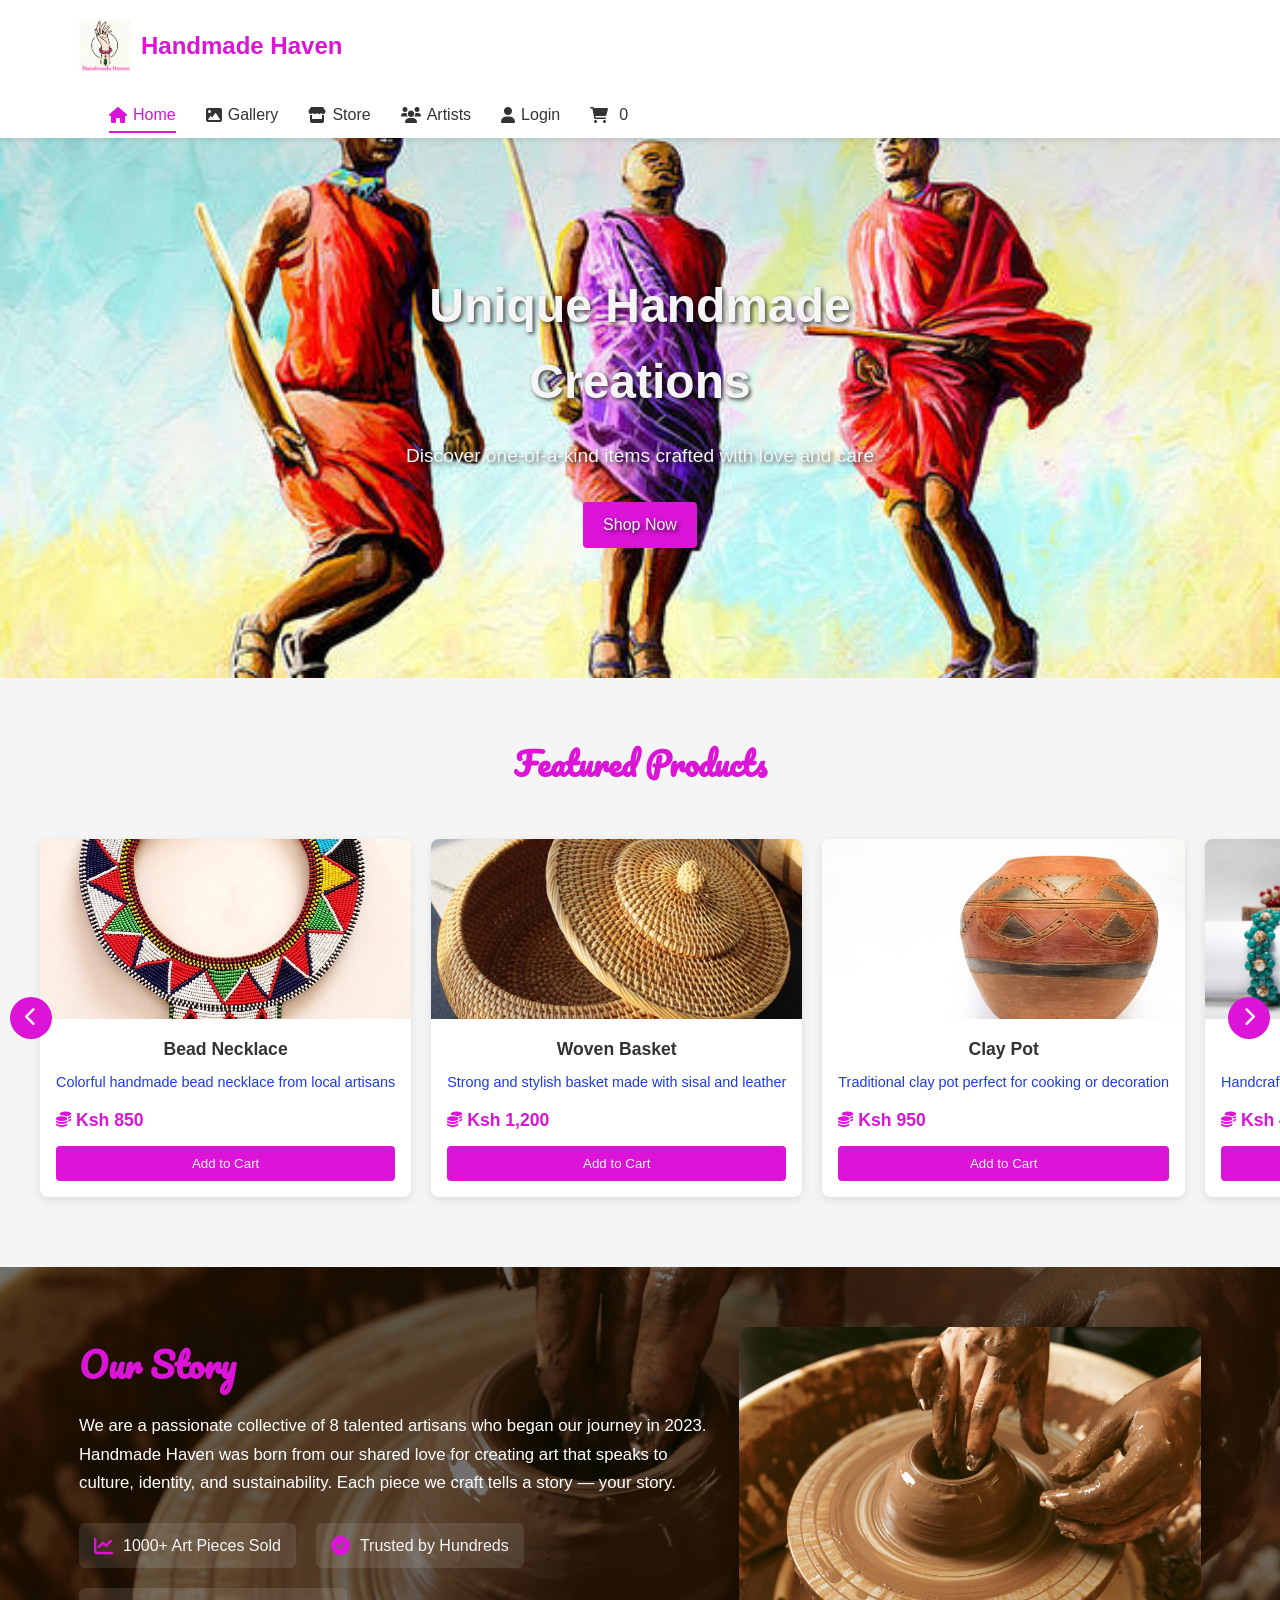
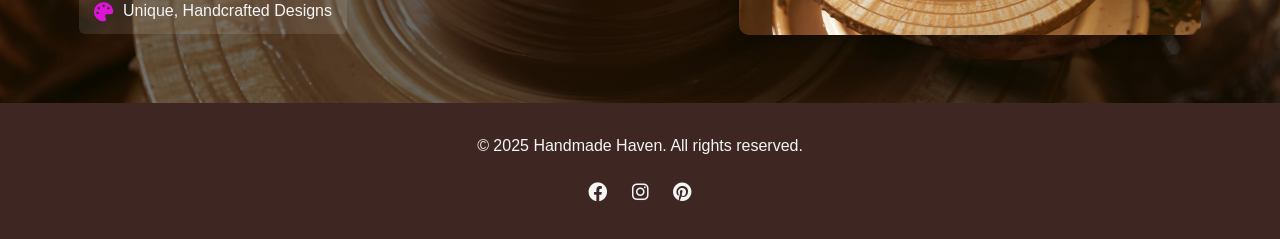
<file: index.html>
<!DOCTYPE html>
<html lang="en">
<head>
    <meta charset="UTF-8" />
    <meta name="viewport" content="width=device-width, initial-scale=1.0"/>
    <title>Handmade Haven - Home</title>
    <link rel="icon" href="images/logo.png" >
    <link rel="stylesheet" href="css/home.css" />
    <link rel="stylesheet" href="https://cdnjs.cloudflare.com/ajax/libs/font-awesome/6.0.0-beta3/css/all.min.css" />
    <!-- Font for section headings -->
    <link href="https://fonts.googleapis.com/css2?family=Pacifico&display=swap" rel="stylesheet">
</head>
<body>
    <header>
        <div class="container">
            <h1 class="logo">
                <img src="images/logo.png" alt="Logo" class="logo-img" />
                Handmade Haven
            </h1>
            <nav>
                <ul class="nav-links">
                    <li><a href="index.html" class="active"><i class="fas fa-home"></i> Home</a></li>
                    <li><a href="gallery.html"><i class="fas fa-image"></i> Gallery</a></li>
                    <li><a href="store.html"><i class="fas fa-store"></i> Store</a></li>
                    <li><a href="artists.html"><i class="fas fa-users"></i> Artists</a></li>
                    <li><a href="login.html" id="login-link"><i class="fas fa-user"></i> Login</a></li>
                    <li><a href="cart.html" class="cart-icon"><i class="fas fa-shopping-cart"></i> <span id="cart-count">0</span></a></li>
                </ul>
                <div class="burger">
                    <div class="line1"></div>
                    <div class="line2"></div>
                    <div class="line3"></div>
                </div>
            </nav>
        </div>
    </header>

    <main>
        <!-- Hero Slideshow Section -->
        <section class="hero slideshow">
            <div class="hero-overlay"></div>
            <div class="hero-slide" style="background-image: url('images/hero1.jpg');"></div>
            <div class="hero-slide" style="background-image: url('images/hero2.jpg');"></div>
            <div class="hero-slide" style="background-image: url('images/hero3.jpg');"></div>
            <div class="hero-slide" style="background-image: url('images/hero4.jpg');"></div>
            <div class="hero-content">
                <h2>Unique Handmade Creations</h2>
                <p>Discover one-of-a-kind items crafted with love and care</p>
                <a href="store.html" class="btn">Shop Now</a>
            </div>
        </section>

        <!-- Featured Products Horizontal Slider -->
        <section class="featured">
            <h2>Featured Products</h2>
            <div class="slider-container">
                <button class="slider-arrow left"><i class="fas fa-chevron-left"></i></button>
                <div class="products-slider">
                    <div class="products-grid">
                        <!-- Products will be injected via JS -->
                    </div>
                </div>
                <button class="slider-arrow right"><i class="fas fa-chevron-right"></i></button>
            </div>
        </section>

        <!-- About Section -->
        <section class="about">
            <div class="about-overlay"></div>
            <div class="container about-content">
                <div class="about-text">
                    <h2>Our Story</h2>
                    <p>
                        We are a passionate collective of 8 talented artisans who began our journey in 2023. Handmade Haven was born from our shared love for creating art that speaks to culture, identity, and sustainability. Each piece we craft tells a story — your story.
                    </p>
                    <div class="about-stats">
                        <div class="stat-item">
                            <i class="fas fa-chart-line"></i>
                            <span>1000+ Art Pieces Sold</span>
                        </div>
                        <div class="stat-item">
                            <i class="fas fa-check-circle"></i>
                            <span>Trusted by Hundreds</span>
                        </div>
                        <div class="stat-item">
                            <i class="fas fa-palette"></i>
                            <span>Unique, Handcrafted Designs</span>
                        </div>
                    </div>
                </div>
                <div class="about-image">
                    <img src="images/our-story.jpg" alt="Our Team">
                </div>
            </div>
        </section>
    </main>

    <footer>
        <div class="container">
            <p>&copy; 2025 Handmade Haven. All rights reserved.</p>
            <div class="social-links">
                <a href="#"><i class="fab fa-facebook"></i></a>
                <a href="#"><i class="fab fa-instagram"></i></a>
                <a href="#"><i class="fab fa-pinterest"></i></a>
            </div>
        </div>
    </footer>

    <script src="js/script.js"></script>
    <script src="js/auth.js"></script>
    <script src="js/cart.js"></script>
</body>
</html>
</file>
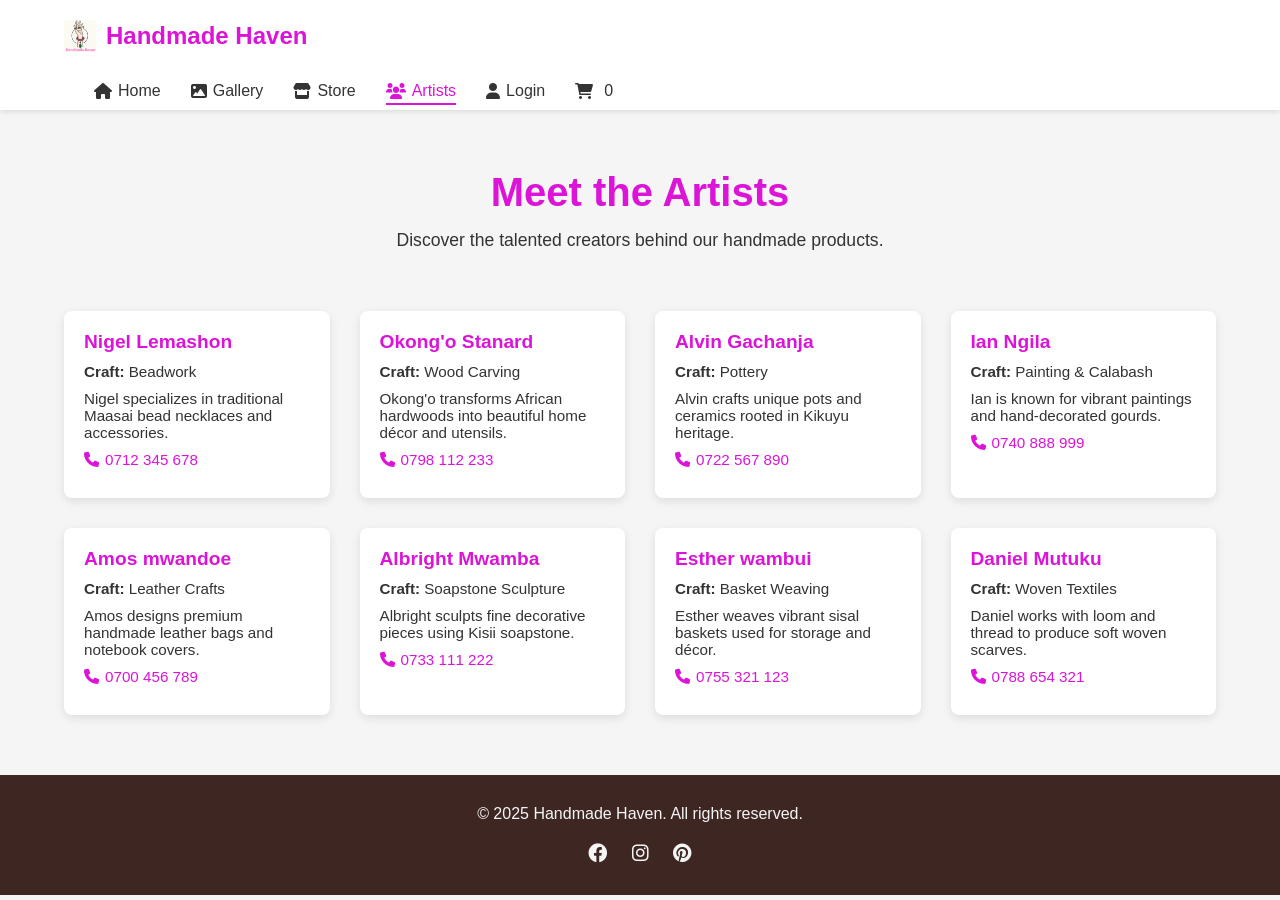
<file: artists.html>
<!DOCTYPE html>
<html lang="en">
<head>
  <meta charset="UTF-8" />
  <meta name="viewport" content="width=device-width, initial-scale=1.0"/>
  <title>Meet the Artists - Handmade Haven</title>
  <link rel="stylesheet" href="css/artists.css" />
  <link rel="stylesheet" href="https://cdnjs.cloudflare.com/ajax/libs/font-awesome/6.0.0-beta3/css/all.min.css" />
</head>
<body>
  <header>
    <div class="container">
      <h1 class="logo">
        <img src="images/logo.png" alt="Logo" class="logo-img" />
        Handmade Haven
      </h1>
      <nav>
        <ul class="nav-links">
          <li><a href="index.html"><i class="fas fa-home"></i> Home</a></li>
          <li><a href="gallery.html"><i class="fas fa-image"></i> Gallery</a></li>
          <li><a href="store.html"><i class="fas fa-store"></i> Store</a></li>
          <li><a href="artists.html" class="active"><i class="fas fa-users"></i> Artists</a></li>
          <li><a href="login.html"><i class="fas fa-user"></i> Login</a></li>
          <li><a href="cart.html" class="cart-icon"><i class="fas fa-shopping-cart"></i> <span id="cart-count">0</span></a></li>
        </ul>
        <div class="burger">
          <div class="line1"></div>
          <div class="line2"></div>
          <div class="line3"></div>
        </div>
      </nav>
    </div>
  </header>

  <main>
    <section class="store-intro">
      <div class="container">
        <h1>Meet the Artists</h1>
        <p>Discover the talented creators behind our handmade products.</p>
      </div>
    </section>

    <section class="artists-container container">
      <div class="artists-grid">
        <div class="artist-card">
          <div class="artist-info">
            <h3>Nigel Lemashon</h3>
            <p><strong>Craft:</strong> Beadwork</p>
            <p>Nigel specializes in traditional Maasai bead necklaces and accessories.</p>
            <p class="artist-contact"><i class="fas fa-phone"></i> 0712 345 678</p>
          </div>
        </div>
        <div class="artist-card">
          <div class="artist-info">
            <h3>Okong'o Stanard</h3>
            <p><strong>Craft:</strong> Wood Carving</p>
            <p>Okong'o transforms African hardwoods into beautiful home décor and utensils.</p>
            <p class="artist-contact"><i class="fas fa-phone"></i> 0798 112 233</p>
          </div>
        </div>
        <div class="artist-card">
          <div class="artist-info">
            <h3>Alvin Gachanja</h3>
            <p><strong>Craft:</strong> Pottery</p>
            <p>Alvin crafts unique pots and ceramics rooted in Kikuyu heritage.</p>
            <p class="artist-contact"><i class="fas fa-phone"></i> 0722 567 890</p>
          </div>
        </div>
        <div class="artist-card">
          <div class="artist-info">
            <h3>Ian Ngila</h3>
            <p><strong>Craft:</strong> Painting & Calabash</p>
            <p>Ian is known for vibrant paintings and hand-decorated gourds.</p>
            <p class="artist-contact"><i class="fas fa-phone"></i> 0740 888 999</p>
          </div>
        </div>
        <div class="artist-card">
          <div class="artist-info">
            <h3>Amos mwandoe</h3>
            <p><strong>Craft:</strong> Leather Crafts</p>
            <p>Amos designs premium handmade leather bags and notebook covers.</p>
            <p class="artist-contact"><i class="fas fa-phone"></i> 0700 456 789</p>
          </div>
        </div>
        <div class="artist-card">
          <div class="artist-info">
            <h3>Albright Mwamba</h3>
            <p><strong>Craft:</strong> Soapstone Sculpture</p>
            <p>Albright sculpts fine decorative pieces using Kisii soapstone.</p>
            <p class="artist-contact"><i class="fas fa-phone"></i> 0733 111 222</p>
          </div>
        </div>
        <div class="artist-card">
          <div class="artist-info">
            <h3>Esther wambui</h3>
            <p><strong>Craft:</strong> Basket Weaving</p>
            <p>Esther weaves vibrant sisal baskets used for storage and décor.</p>
            <p class="artist-contact"><i class="fas fa-phone"></i> 0755 321 123</p>
          </div>
        </div>
        <div class="artist-card">
          <div class="artist-info">
            <h3>Daniel Mutuku</h3>
            <p><strong>Craft:</strong> Woven Textiles</p>
            <p>Daniel works with loom and thread to produce soft woven scarves.</p>
            <p class="artist-contact"><i class="fas fa-phone"></i> 0788 654 321</p>
          </div>
        </div>
      </div>
    </section>
  </main>

  <footer>
    <div class="container">
      <p>&copy; 2025 Handmade Haven. All rights reserved.</p>
      <div class="social-links">
        <a href="#"><i class="fab fa-facebook"></i></a>
        <a href="#"><i class="fab fa-instagram"></i></a>
        <a href="#"><i class="fab fa-pinterest"></i></a>
      </div>
    </div>
  </footer>

  <script src="js/script.js"></script>
  <script src="js/auth.js"></script>
  <script src="js/cart.js"></script>
  <script src="js/artists.js"></script>
</body>
</html>
</file>
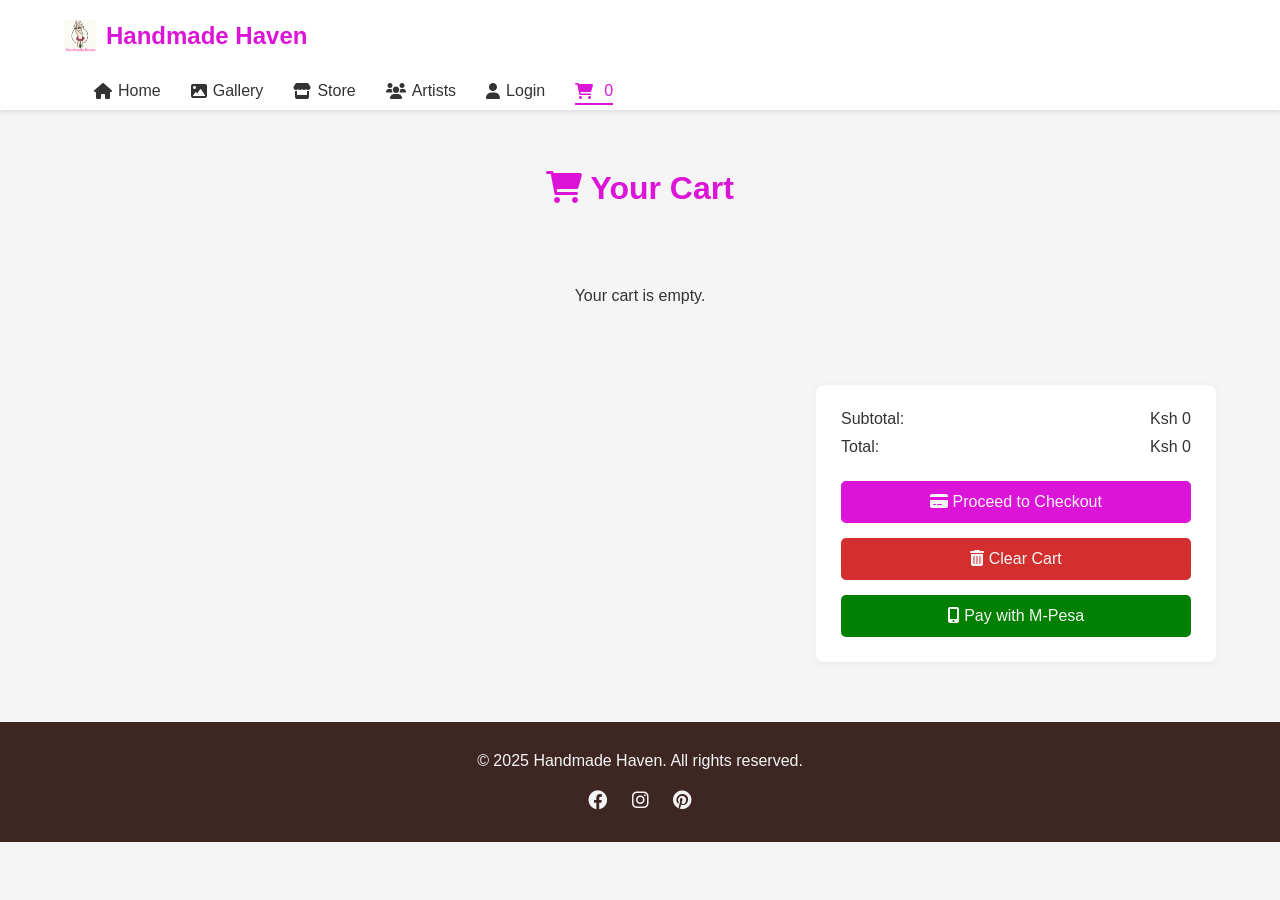
<file: cart.html>
<!DOCTYPE html>
<html lang="en">
<head>
  <meta charset="UTF-8" />
  <meta name="viewport" content="width=device-width, initial-scale=1.0"/>
  <title>Your Cart - Handmade Haven</title>
  <link rel="stylesheet" href="css/cart.css" />
  <link rel="stylesheet" href="https://cdnjs.cloudflare.com/ajax/libs/font-awesome/6.0.0-beta3/css/all.min.css" />
</head>
<body>
  <header>
    <div class="container">
      <h1 class="logo">
        <img src="images/logo.png" alt="Logo" class="logo-img" />
        Handmade Haven
      </h1>
      <nav>
        <ul class="nav-links">
          <li><a href="index.html"><i class="fas fa-home"></i> Home</a></li>
          <li><a href="gallery.html"><i class="fas fa-image"></i> Gallery</a></li>
          <li><a href="store.html"><i class="fas fa-store"></i> Store</a></li>
          <li><a href="artists.html"><i class="fas fa-users"></i> Artists</a></li>
          <li><a href="login.html"><i class="fas fa-user"></i> Login</a></li>
          <li><a href="cart.html" class="active cart-icon"><i class="fas fa-shopping-cart"></i> <span id="cart-count">0</span></a></li>
        </ul>
        <div class="burger">
          <div class="line1"></div>
          <div class="line2"></div>
          <div class="line3"></div>
        </div>
      </nav>
    </div>
  </header>

  <main>
    <section class="cart-container container">
      <h1><i class="fas fa-shopping-cart" style="color: var(--primary-color);"></i> Your Cart</h1>

      <div id="cart-items" class="cart-items">
        <!-- JS will inject items with images and controls -->
      </div>

      <div class="cart-totals">
        <div class="totals-details">
          <div><span>Subtotal:</span><span id="subtotal">Ksh 0</span></div>
          <div><span>Total:</span><span id="total">Ksh 0</span></div>
          <button id="checkoutBtn" class="btn checkout-btn"><i class="fas fa-credit-card"></i> Proceed to Checkout</button>
          <button id="clearCartBtn" class="btn clear-btn"><i class="fas fa-trash-alt"></i> Clear Cart</button>
          <button id="mpesaPayBtn" class="btn mpesa-btn"><i class="fas fa-mobile-alt"></i> Pay with M-Pesa</button>
        </div>
      </div>
    </section>
  </main>

  <!-- M-Pesa Modal -->
  <div id="mpesaModal" class="mpesa-modal">
    <div class="modal-content">
      <h3>Enter M-Pesa Phone Number</h3>
      <input type="tel" id="mpesaPhone" placeholder="e.g. 07XXXXXXXX" />
      <button id="confirmMpesa" class="btn">Pay Now</button>
      <p id="mpesaStatus" class="status-text"></p>
    </div>
  </div>

  <!-- Checkout Modal -->
  <div id="checkoutModal" class="mpesa-modal">
    <div class="modal-content">
      <img src="images/logo.png" alt="Logo" class="logo-img" style="margin-bottom: 15px;" />
      <h3>Checkout Details</h3>
      <input type="text" id="checkoutName" placeholder="Full Name" required />
      <input type="email" id="checkoutEmail" placeholder="Email Address" required />
      <input type="text" id="checkoutAddress" placeholder="Delivery Address" required />
      <button id="confirmCheckout" class="btn checkout-btn">Confirm Order</button>
      <p id="checkoutStatus" class="status-text"></p>
    </div>
  </div>

  <footer>
    <div class="container">
      <p>&copy; 2025 Handmade Haven. All rights reserved.</p>
      <div class="social-links">
        <a href="#"><i class="fab fa-facebook"></i></a>
        <a href="#"><i class="fab fa-instagram"></i></a>
        <a href="#"><i class="fab fa-pinterest"></i></a>
      </div>
    </div>
  </footer>

  <script src="js/script.js"></script>
  <script src="js/auth.js"></script>
  <script src="js/cart.js"></script>
</body>
</html>
</file>
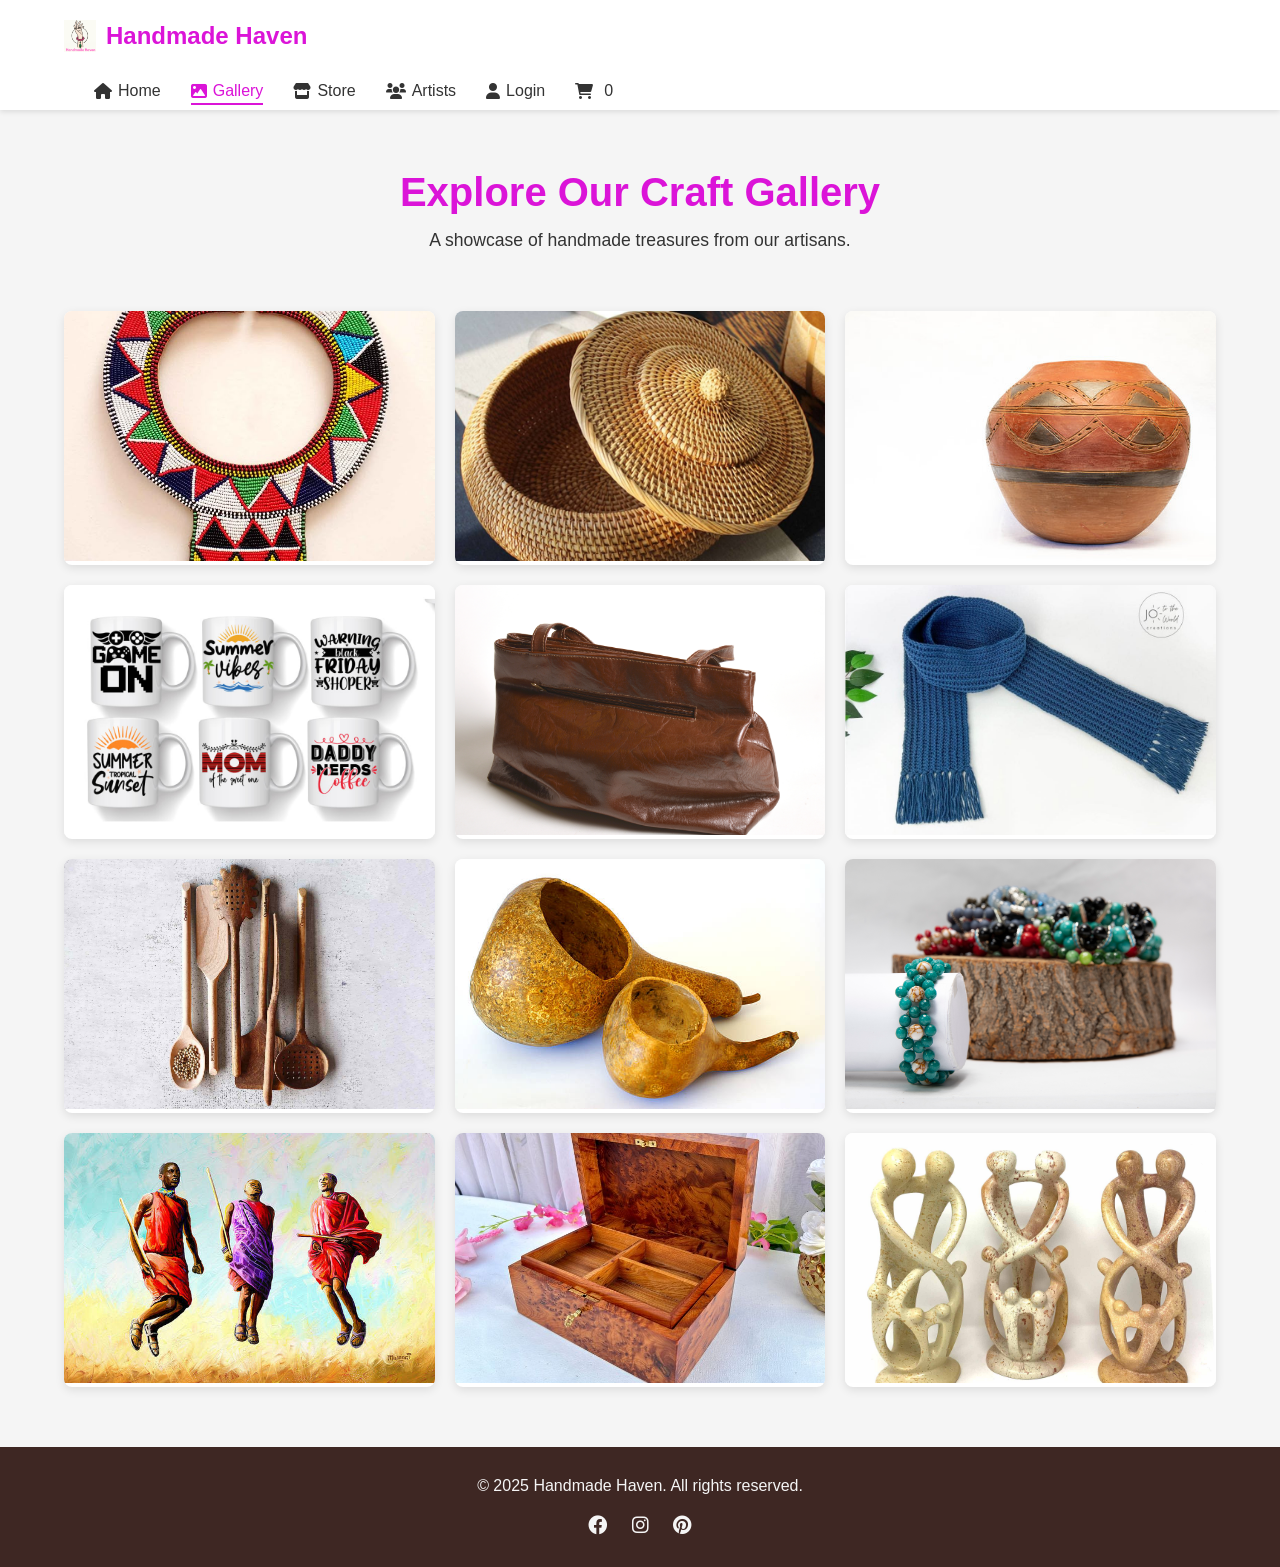
<file: gallery.html>
<!DOCTYPE html>
<html lang="en">
<head>
    <meta charset="UTF-8" />
    <meta name="viewport" content="width=device-width, initial-scale=1.0"/>
    <title>Handmade Haven - Gallery</title>
    <link rel="stylesheet" href="css/gallery.css" />
    <link rel="stylesheet" href="https://cdnjs.cloudflare.com/ajax/libs/font-awesome/6.0.0-beta3/css/all.min.css" />
</head>
<body>
    <header>
        <div class="container">
            <h1 class="logo">
                <img src="images/logo.png" alt="Logo" class="logo-img" />
                Handmade Haven
            </h1>
            <nav>
                <ul class="nav-links">
                    <li><a href="index.html"><i class="fas fa-home"></i> Home</a></li>
                    <li><a href="gallery.html" class="active"><i class="fas fa-image"></i> Gallery</a></li>
                    <li><a href="store.html"><i class="fas fa-store"></i> Store</a></li>
                    <li><a href="artists.html"><i class="fas fa-users"></i> Artists</a></li>
                    <li><a href="login.html"><i class="fas fa-user"></i> Login</a></li>
                    <li><a href="cart.html" class="cart-icon"><i class="fas fa-shopping-cart"></i> <span id="cart-count">0</span></a></li>
                </ul>
                <div class="burger">
                    <div class="line1"></div>
                    <div class="line2"></div>
                    <div class="line3"></div>
                </div>
            </nav>
        </div>
    </header>

    <main>
        <section class="gallery-intro">
            <div class="container">
                <h1>Explore Our Craft Gallery</h1>
                <p>A showcase of handmade treasures from our artisans.</p>
            </div>
        </section>

        <section class="gallery-container container">
            <div class="gallery-grid">
                <div class="gallery-item">
                    <img src="images/bead-necklace.jpg" alt="Bead Necklace">
                    <div class="gallery-item-caption">Bead Necklace</div>
                </div>
                <div class="gallery-item">
                    <img src="images/woven-basket.jpg" alt="Woven Basket">
                    <div class="gallery-item-caption">Woven Basket</div>
                </div>
                <div class="gallery-item">
                    <img src="images/clay-pot.jpg" alt="Clay Pot">
                    <div class="gallery-item-caption">Clay Pot</div>
                </div>
                <div class="gallery-item">
                    <img src="images/painted-mug.jpg" alt="Painted Mug">
                    <div class="gallery-item-caption">Painted Mug</div>
                </div>
                <div class="gallery-item">
                    <img src="images/leather-bag.jpg" alt="Leather Bag">
                    <div class="gallery-item-caption">Leather Bag</div>
                </div>
                <div class="gallery-item">
                    <img src="images/woven-scarf.jpg" alt="Woven Scarf">
                    <div class="gallery-item-caption">Woven Scarf</div>
                </div>
                <div class="gallery-item">
                    <img src="images/wooden-spoon.jpg" alt="Wooden Spoon">
                    <div class="gallery-item-caption">Wooden Spoon</div>
                </div>
                <div class="gallery-item">
                    <img src="images/gourds.jpg" alt="Decorated Gourds">
                    <div class="gallery-item-caption">Decorated Gourds</div>
                </div>
                <div class="gallery-item">
                    <img src="images/hand-beads.jpg" alt="Hand Beads">
                    <div class="gallery-item-caption">Hand Beads</div>
                </div>
                <div class="gallery-item">
                    <img src="images/wall-hanging.jpg" alt="Wall Hanging">
                    <div class="gallery-item-caption">Wall Hanging</div>
                </div>
                <div class="gallery-item">
                    <img src="images/jewelry-box.jpg" alt="Jewelry Box">
                    <div class="gallery-item-caption">Jewelry Box</div>
                </div>
                <div class="gallery-item">
                    <img src="images/sculptedstone.jpg" alt="Soapstone Sculpture">
                    <div class="gallery-item-caption">Soapstone Sculpture</div>
                </div>
            </div>
        </section>
    </main>

    <footer>
        <div class="container">
            <p>&copy; 2025 Handmade Haven. All rights reserved.</p>
            <div class="social-links">
                <a href="#"><i class="fab fa-facebook"></i></a>
                <a href="#"><i class="fab fa-instagram"></i></a>
                <a href="#"><i class="fab fa-pinterest"></i></a>
            </div>
        </div>
    </footer>

    <script src="js/script.js"></script>
    <script src="js/auth.js"></script>
    <script src="js/cart.js"></script>
    <script src="js/gallery.js"></script>
</body>
</html>
</file>
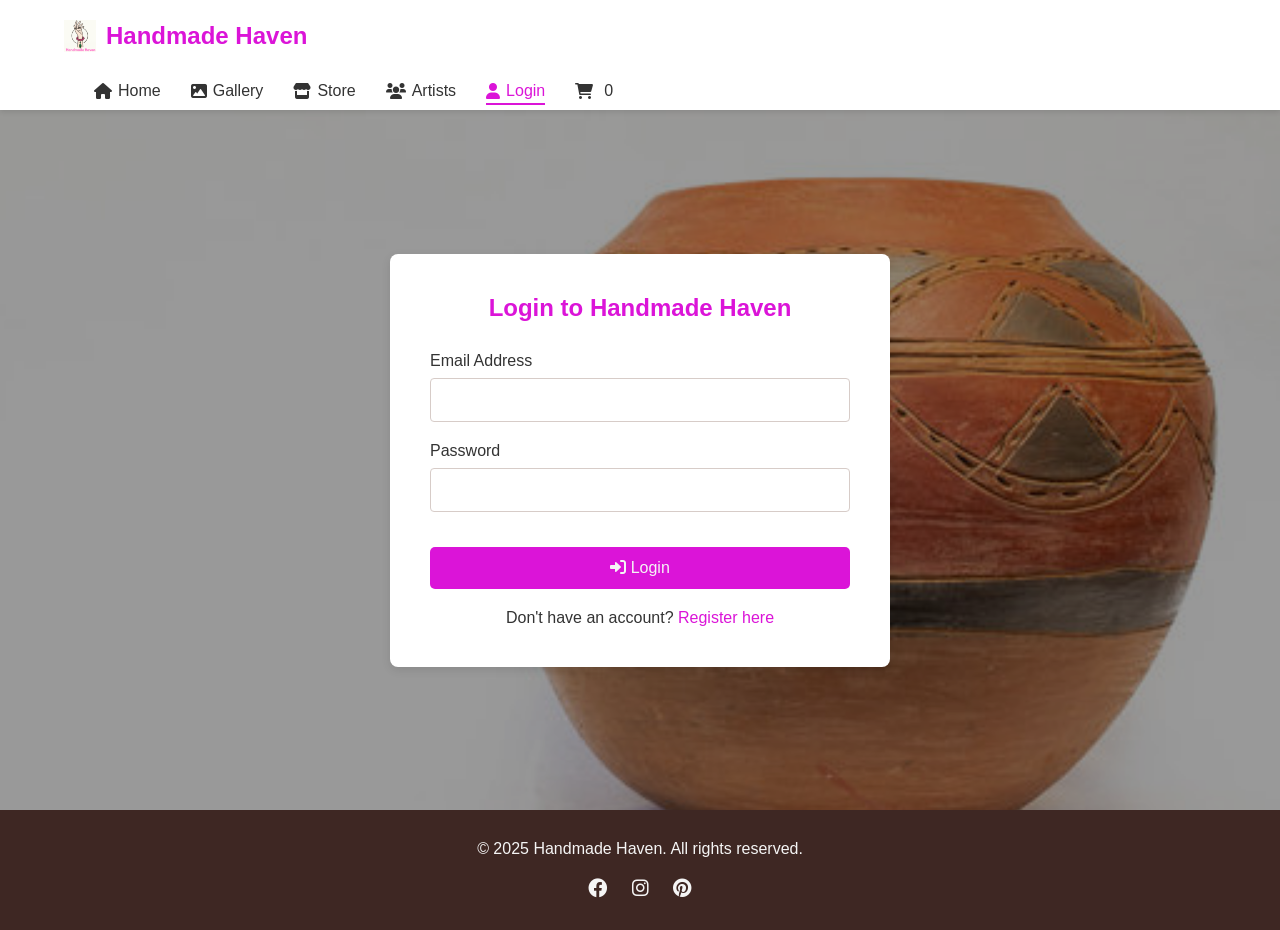
<file: login.html>
<!DOCTYPE html>
<html lang="en">
<head>
  <meta charset="UTF-8" />
  <meta name="viewport" content="width=device-width, initial-scale=1.0"/>
  <title>Login - Handmade Haven</title>
  <link rel="stylesheet" href="css/login.css" />
  <link rel="stylesheet" href="https://cdnjs.cloudflare.com/ajax/libs/font-awesome/6.0.0-beta3/css/all.min.css" />
</head>
<body>
  <div class="background-overlay"></div>

  <header>
    <div class="container">
      <h1 class="logo">
        <img src="images/logo.png" alt="Logo" class="logo-img" />
        Handmade Haven
      </h1>
      <nav>
        <ul class="nav-links">
          <li><a href="index.html"><i class="fas fa-home"></i> Home</a></li>
          <li><a href="gallery.html"><i class="fas fa-image"></i> Gallery</a></li>
          <li><a href="store.html"><i class="fas fa-store"></i> Store</a></li>
          <li><a href="artists.html"><i class="fas fa-users"></i> Artists</a></li>
          <li><a href="login.html" class="active"><i class="fas fa-user"></i> Login</a></li>
          <li><a href="cart.html" class="cart-icon"><i class="fas fa-shopping-cart"></i> <span id="cart-count">0</span></a></li>
        </ul>
        <div class="burger">
          <div class="line1"></div>
          <div class="line2"></div>
          <div class="line3"></div>
        </div>
      </nav>
    </div>
  </header>

  <main>
    <div class="auth-container">
      <form class="auth-form" id="loginForm">
        <h2>Login to Handmade Haven</h2>
        <div class="form-group">
          <label for="email">Email Address</label>
          <input type="email" id="email" required />
        </div>
        <div class="form-group">
          <label for="password">Password</label>
          <input type="password" id="password" required />
        </div>
        <button type="submit" class="btn login-btn">
          <i class="fas fa-sign-in-alt"></i> Login
        </button>
        <p class="error-message" id="loginError"></p>
        <p class="auth-switch">Don't have an account? <a href="register.html">Register here</a></p>
      </form>
    </div>
  </main>

  <footer>
    <div class="container">
      <p>&copy; 2025 Handmade Haven. All rights reserved.</p>
      <div class="social-links">
        <a href="#"><i class="fab fa-facebook"></i></a>
        <a href="#"><i class="fab fa-instagram"></i></a>
        <a href="#"><i class="fab fa-pinterest"></i></a>
      </div>
    </div>
  </footer>

  <script src="js/script.js"></script>
  <script src="js/auth.js"></script>
</body>
</html>
</file>
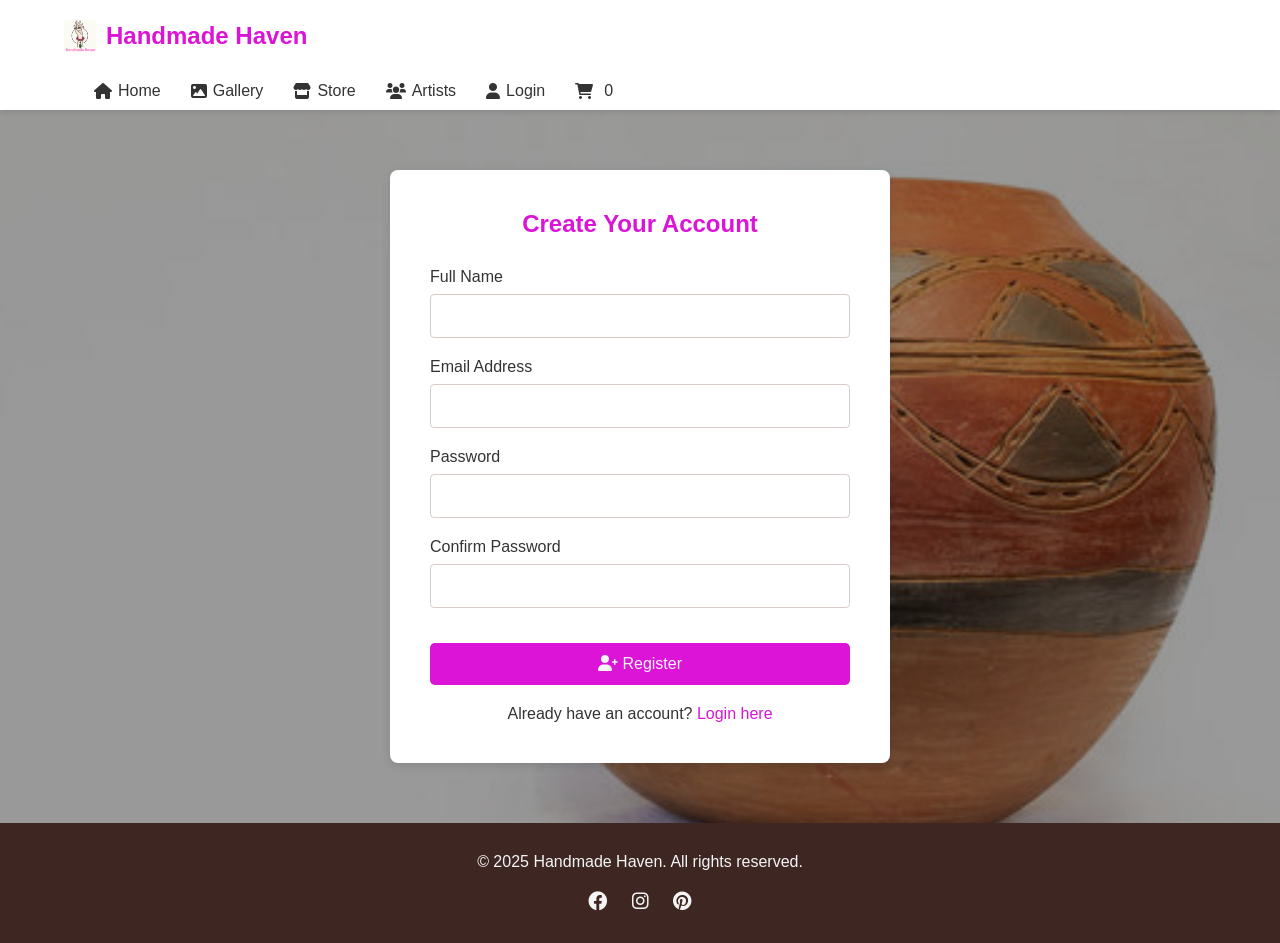
<file: register.html>
<!DOCTYPE html>
<html lang="en">
<head>
  <meta charset="UTF-8" />
  <meta name="viewport" content="width=device-width, initial-scale=1.0"/>
  <title>Register - Handmade Haven</title>
  <link rel="stylesheet" href="css/register.css" />
  <link rel="stylesheet" href="https://cdnjs.cloudflare.com/ajax/libs/font-awesome/6.0.0-beta3/css/all.min.css" />
</head>
<body>
  <div class="background-overlay"></div>

  <header>
    <div class="container">
      <h1 class="logo">
        <img src="images/logo.png" alt="Logo" class="logo-img" />
        Handmade Haven
      </h1>
      <nav>
        <ul class="nav-links">
          <li><a href="index.html"><i class="fas fa-home"></i> Home</a></li>
          <li><a href="gallery.html"><i class="fas fa-image"></i> Gallery</a></li>
          <li><a href="store.html"><i class="fas fa-store"></i> Store</a></li>
          <li><a href="artists.html"><i class="fas fa-users"></i> Artists</a></li>
          <li><a href="login.html"><i class="fas fa-user"></i> Login</a></li>
          <li><a href="cart.html" class="cart-icon"><i class="fas fa-shopping-cart"></i> <span id="cart-count">0</span></a></li>
        </ul>
        <div class="burger">
          <div class="line1"></div>
          <div class="line2"></div>
          <div class="line3"></div>
        </div>
      </nav>
    </div>
  </header>

  <main>
    <div class="auth-container">
      <form class="auth-form" id="registerForm">
        <h2>Create Your Account</h2>
        <div class="form-group">
          <label for="name">Full Name</label>
          <input type="text" id="name" required />
        </div>
        <div class="form-group">
          <label for="regEmail">Email Address</label>
          <input type="email" id="regEmail" required />
        </div>
        <div class="form-group">
          <label for="regPassword">Password</label>
          <input type="password" id="regPassword" required />
        </div>
        <div class="form-group">
          <label for="confirmPassword">Confirm Password</label>
          <input type="password" id="confirmPassword" required />
        </div>
        <button type="submit" class="btn register-btn">
          <i class="fas fa-user-plus"></i> Register
        </button>
        <p class="error-message" id="registerError"></p>
        <p class="auth-switch">Already have an account? <a href="login.html">Login here</a></p>
      </form>
    </div>
  </main>

  <footer>
    <div class="container">
      <p>&copy; 2025 Handmade Haven. All rights reserved.</p>
      <div class="social-links">
        <a href="#"><i class="fab fa-facebook"></i></a>
        <a href="#"><i class="fab fa-instagram"></i></a>
        <a href="#"><i class="fab fa-pinterest"></i></a>
      </div>
    </div>
  </footer>

  <script src="js/script.js"></script>
  <script src="js/auth.js"></script>
</body>
</html>
</file>
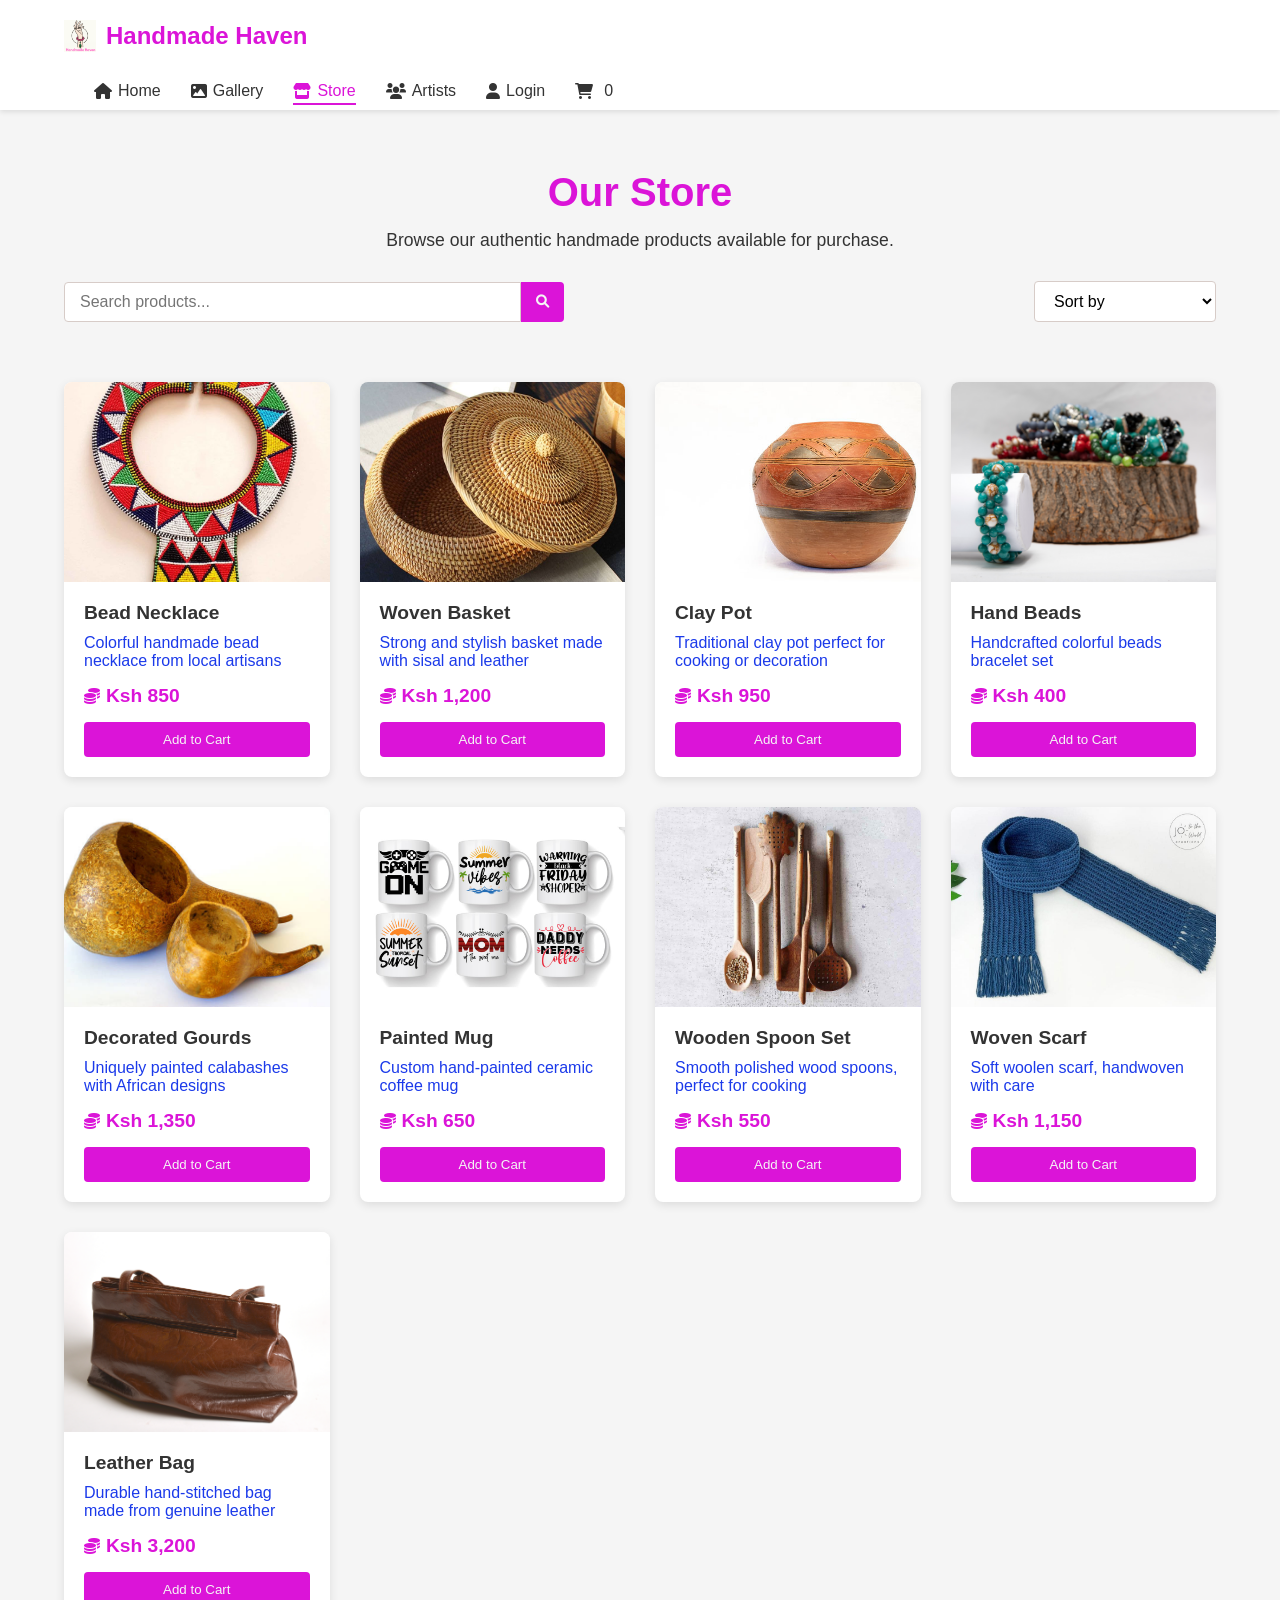
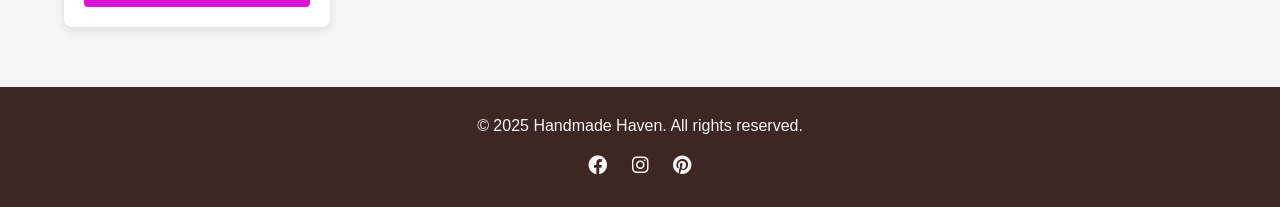
<file: store.html>
<!DOCTYPE html>
<html lang="en">
<head>
    <meta charset="UTF-8" />
    <meta name="viewport" content="width=device-width, initial-scale=1.0"/>
    <title>Handmade Haven - Store</title>
    <link rel="stylesheet" href="css/store.css" />
    <link rel="stylesheet" href="https://cdnjs.cloudflare.com/ajax/libs/font-awesome/6.0.0-beta3/css/all.min.css" />
</head>
<body>
    <header>
        <div class="container">
            <h1 class="logo">
                <img src="images/logo.png" alt="Logo" class="logo-img" />
                Handmade Haven
            </h1>
            <nav>
                <ul class="nav-links">
                    <li><a href="index.html"><i class="fas fa-home"></i> Home</a></li>
                    <li><a href="gallery.html"><i class="fas fa-image"></i> Gallery</a></li>
                    <li><a href="store.html" class="active"><i class="fas fa-store"></i> Store</a></li>
                    <li><a href="artists.html"><i class="fas fa-users"></i> Artists</a></li>
                    <li><a href="login.html"><i class="fas fa-user"></i> Login</a></li>
                    <li><a href="cart.html" class="cart-icon"><i class="fas fa-shopping-cart"></i> <span id="cart-count">0</span></a></li>
                </ul>
                <div class="burger">
                    <div class="line1"></div>
                    <div class="line2"></div>
                    <div class="line3"></div>
                </div>
            </nav>
        </div>
    </header>

    <main>
        <section class="store-intro">
            <div class="container">
                <h1>Our Store</h1>
                <p>Browse our authentic handmade products available for purchase.</p>
            </div>
        </section>

        <section class="store-container container">
            <div class="store-filters">
                <div class="search-bar">
                    <input type="text" id="searchInput" placeholder="Search products..." />
                    <button id="searchBtn"><i class="fas fa-search"></i></button>
                </div>
                <div class="sort-options">
                    <select id="sortSelect">
                        <option value="">Sort by</option>
                        <option value="price-low-high">Price: Low to High</option>
                        <option value="price-high-low">Price: High to Low</option>
                    </select>
                </div>
            </div>

            <div class="products-section">
                <div class="products-grid" id="store-products">
                    <!-- Products will be injected by JS -->
                </div>
            </div>
        </section>
    </main>

    <footer>
        <div class="container">
            <p>&copy; 2025 Handmade Haven. All rights reserved.</p>
            <div class="social-links">
                <a href="#"><i class="fab fa-facebook"></i></a>
                <a href="#"><i class="fab fa-instagram"></i></a>
                <a href="#"><i class="fab fa-pinterest"></i></a>
            </div>
        </div>
    </footer>

    <script src="js/script.js"></script>
    <script src="js/auth.js"></script>
    <script src="js/cart.js"></script>
    <script src="js/store.js"></script>
</body>
</html>
</file>
<file: css/home.css>
/* Global Styles */
:root {
    --primary-color: #db14d8;
    --secondary-color: #1b3aea;
    --light-color: #d7ccc8;
    --dark-color: #3e2723;
    --accent-color: #a1887f;
    --text-color: #333;
    --light-text: #f5f5f5;
    --background-color: #f5f5f5;
    --white: #ffffff;
}

* {
    margin: 0;
    padding: 0;
    box-sizing: border-box;
}

body {
    font-family: 'Segoe UI', Tahoma, Geneva, Verdana, sans-serif;
    line-height: 1.6;
    color: var(--text-color);
    background-color: var(--background-color);
}

.container {
    width: 90%;
    max-width: 1200px;
    margin: 0 auto;
    padding: 0 15px;
}

.btn {
    display: inline-block;
    background: var(--primary-color);
    color: var(--light-text);
    padding: 10px 20px;
    border: none;
    border-radius: 4px;
    cursor: pointer;
    text-decoration: none;
    font-size: 16px;
    transition: all 0.3s ease;
}

.btn:hover {
    background: var(--dark-color);
    transform: translateY(-2px);
}

/* Header */
header {
    background-color: var(--white);
    box-shadow: 0 2px 5px rgba(0, 0, 0, 0.1);
    position: sticky;
    top: 0;
    z-index: 100;
}

.logo {
    display: flex;
    align-items: center;
    font-size: 24px;
    font-weight: 700;
    color: var(--primary-color);
    padding: 20px 0;
    gap: 10px;
}

.logo-img {
    height: 52px;
    width: auto;
}

nav {
    display: flex;
    justify-content: space-between;
    align-items: center;
    padding: 10px 0;
}

.nav-links {
    display: flex;
    list-style: none;
}

.nav-links li {
    margin-left: 30px;
}

.nav-links a {
    text-decoration: none;
    color: var(--text-color);
    font-weight: 500;
    transition: color 0.3s ease;
    position: relative;
    display: flex;
    align-items: center;
    gap: 6px;
}

.nav-links a i {
    font-size: 1rem;
}

.nav-links a:hover,
.nav-links a.active {
    color: var(--primary-color);
}

.nav-links a.active::after {
    content: '';
    position: absolute;
    bottom: -5px;
    left: 0;
    width: 100%;
    height: 2px;
    background-color: var(--primary-color);
}

.cart-icon {
    display: flex;
    align-items: center;
}

.cart-icon i {
    margin-right: 5px;
}

.burger {
    display: none;
    cursor: pointer;
}

.burger div {
    width: 25px;
    height: 3px;
    background-color: var(--text-color);
    margin: 5px;
    transition: all 0.3s ease;
}

/* Hero Slideshow */
.hero.slideshow {
    position: relative;
    height: 60vh;
    overflow: hidden;
}

.hero-slide {
    position: absolute;
    top: 0;
    left: 0;
    width: 100%;
    height: 100%;
    background-position: center;
    background-size: cover;
    opacity: 0;
    transition: opacity 1s ease-in-out;
}

.hero-slide.active {
    opacity: 1;
    z-index: 1;
}

.hero-overlay {
    position: absolute;
    top: 0;
    left: 0;
    width: 100%;
    height: 100%;
    background: rgba(0, 0, 0, 0.4);
    z-index: 1;
}

.hero-content {
    position: absolute;
    top: 50%;
    left: 50%;
    transform: translate(-50%, -50%);
    color: var(--light-text);
    text-align: center;
    z-index: 2;
    padding: 20px;
    text-shadow: 2px 2px 4px rgba(0,0,0,0.7);
}

.hero h2 {
    font-size: 3rem;
    margin-bottom: 20px;
}

.hero p {
    font-size: 1.2rem;
    margin-bottom: 30px;
}

/* Featured Products Slider */
.featured {
    padding: 60px 0;
    text-align: center;
}

.featured h2 {
    font-size: 2rem;
    margin-bottom: 40px;
    color: var(--primary-color);
    font-family: 'Pacifico', cursive;
}

.slider-container {
    position: relative;
    display: flex;
    align-items: center;
    justify-content: center;
}

.products-slider {
    overflow-x: auto;
    scroll-behavior: smooth;
    padding: 10px 0;
    max-width: 100%;
}

.products-grid {
    display: flex;
    gap: 20px;
    padding: 0 40px;
    min-width: fit-content;
}

.product-card {
    min-width: 220px;
    flex-shrink: 0;
    background: var(--white);
    border-radius: 8px;
    overflow: hidden;
    box-shadow: 0 3px 10px rgba(0, 0, 0, 0.1);
    transition: transform 0.3s ease;
}

.product-card:hover {
    transform: translateY(-5px);
}

.product-img {
    height: 180px;
    overflow: hidden;
}

.product-img img {
    width: 100%;
    height: 100%;
    object-fit: cover;
    transition: transform 0.5s ease;
}

.product-card:hover .product-img img {
    transform: scale(1.05);
}

.product-info {
    padding: 16px;
}

.product-info h3 {
    font-size: 1.1rem;
    margin-bottom: 8px;
}

.product-info p {
    color: var(--secondary-color);
    margin-bottom: 12px;
    font-size: 0.9rem;
}

.product-price {
    font-weight: bold;
    font-size: 1.1rem;
    color: var(--primary-color);
    margin-bottom: 12px;
    display: flex;
    align-items: center;
    gap: 5px;
}

.product-price i {
    font-size: 0.95rem;
}

.add-to-cart {
    width: 100%;
    padding: 10px;
    background: var(--primary-color);
    color: var(--light-text);
    border: none;
    border-radius: 4px;
    cursor: pointer;
    transition: background 0.3s ease;
}

.add-to-cart:hover {
    background: var(--dark-color);
}

.slider-arrow {
    position: absolute;
    top: 50%;
    transform: translateY(-50%);
    background: var(--primary-color);
    border: none;
    color: white;
    padding: 10px 15px;
    border-radius: 50%;
    font-size: 1.2rem;
    cursor: pointer;
    z-index: 3;
    transition: background 0.3s ease;
}

.slider-arrow:hover {
    background: var(--dark-color);
}

.slider-arrow.left {
    left: 10px;
}

.slider-arrow.right {
    right: 10px;
}

/* About Section */
.about {
    position: relative;
    padding: 60px 0;
    background: url('../images/about-bg.jpg') no-repeat center center/cover;
    color: var(--light-text);
    text-align: left;
    overflow: hidden;
}

.about-overlay {
    position: absolute;
    top: 0;
    left: 0;
    width: 100%;
    height: 100%;
    background: rgba(0, 0, 0, 0.55);
    z-index: 1;
}

.about-content {
    position: relative;
    display: flex;
    flex-wrap: wrap;
    align-items: center;
    justify-content: space-between;
    gap: 30px;
    z-index: 2;
}

.about-text {
    flex: 1 1 55%;
    z-index: 2;
}

.about-text h2 {
    font-size: 2.2rem;
    margin-bottom: 20px;
    color: var(--primary-color);
    font-family: 'Pacifico', cursive;
}

.about-text p {
    font-size: 1.05rem;
    font-family: 'Segoe UI', Tahoma, Geneva, Verdana, sans-serif;
    line-height: 1.7;
    margin-bottom: 25px;
    color: #fff;
}

.about-stats {
    display: flex;
    flex-wrap: wrap;
    gap: 20px;
}

.stat-item {
    display: flex;
    align-items: center;
    gap: 10px;
    font-size: 1rem;
    color: var(--light-text);
    background: rgba(255, 255, 255, 0.1);
    padding: 10px 15px;
    border-radius: 6px;
    transition: background 0.3s ease;
}

.stat-item i {
    color: var(--primary-color);
    font-size: 1.2rem;
}

.stat-item:hover {
    background: rgba(255, 255, 255, 0.2);
}

.about-image {
    flex: 1 1 40%;
    z-index: 2;
}

.about-image img {
    width: 100%;
    border-radius: 10px;
    box-shadow: 0 5px 20px rgba(0, 0, 0, 0.3);
}

/* Footer */
footer {
    background: var(--dark-color);
    color: var(--light-text);
    padding: 30px 0;
    text-align: center;
}

.social-links {
    margin-top: 20px;
}

.social-links a {
    color: var(--light-text);
    margin: 0 10px;
    font-size: 1.2rem;
    transition: color 0.3s ease;
}

.social-links a:hover {
    color: var(--light-color);
}

/* Responsive Styles */
@media (max-width: 768px) {
    .nav-links {
        position: fixed;
        right: 0;
        top: 80px;
        height: calc(100vh - 80px);
        width: 50%;
        background: var(--white);
        flex-direction: column;
        align-items: center;
        justify-content: flex-start;
        padding-top: 40px;
        transform: translateX(100%);
        transition: transform 0.5s ease-in;
    }

    .nav-links li {
        margin: 20px 0;
    }

    .nav-links.active {
        transform: translateX(0);
    }

    .burger {
        display: block;
    }

    .hero h2 {
        font-size: 2rem;
    }

    .about-content {
        flex-direction: column;
    }

    .about-text, .about-image {
        flex: 1 1 100%;
    }

    .about-text h2,
    .about p {
        text-align: center;
    }

    .about-stats {
        justify-content: center;
    }
}

@media (max-width: 480px) {
    .products-grid {
        padding: 0 20px;
        gap: 15px;
    }

    .slider-arrow {
        display: none;
    }

    .product-card {
        min-width: 200px;
    }
}
</file>
<file: css/artists.css>
:root {
    --primary-color: #db14d8;
    --secondary-color: #1b3aea;
    --light-color: #d7ccc8;
    --dark-color: #3e2723;
    --accent-color: #a1887f;
    --text-color: #333;
    --light-text: #f5f5f5;
    --background-color: #f5f5f5;
    --white: #ffffff;
}

* {
    margin: 0;
    padding: 0;
    box-sizing: border-box;
}

body {
    font-family: 'Segoe UI', Tahoma, Geneva, Verdana, sans-serif;
    color: var(--text-color);
    background-color: var(--background-color);
}

.container {
    width: 90%;
    max-width: 1200px;
    margin: 0 auto;
}

/* Header */
header {
    background-color: var(--white);
    box-shadow: 0 2px 5px rgba(0, 0, 0, 0.1);
    position: sticky;
    top: 0;
    z-index: 100;
}

.logo {
    display: flex;
    align-items: center;
    font-size: 24px;
    font-weight: 700;
    color: var(--primary-color);
    padding: 20px 0;
    gap: 10px;
}

.logo-img {
    height: 32px;
    width: auto;
}

nav {
    display: flex;
    justify-content: space-between;
    align-items: center;
    padding: 10px 0;
}

.nav-links {
    display: flex;
    list-style: none;
}

.nav-links li {
    margin-left: 30px;
}

.nav-links a {
    text-decoration: none;
    color: var(--text-color);
    font-weight: 500;
    transition: color 0.3s ease;
    position: relative;
    display: flex;
    align-items: center;
    gap: 6px;
}

.nav-links a i {
    font-size: 1rem;
}

.nav-links a:hover,
.nav-links a.active {
    color: var(--primary-color);
}

.nav-links a.active::after {
    content: '';
    position: absolute;
    bottom: -5px;
    left: 0;
    width: 100%;
    height: 2px;
    background-color: var(--primary-color);
}

.cart-icon {
    display: flex;
    align-items: center;
}

.cart-icon i {
    margin-right: 5px;
}

.burger {
    display: none;
    cursor: pointer;
}

.burger div {
    width: 25px;
    height: 3px;
    background-color: var(--text-color);
    margin: 5px;
    transition: all 0.3s ease;
}

/* Page Intro */
.store-intro {
    text-align: center;
    padding: 60px 0 30px;
}

.store-intro h1 {
    font-size: 2.5rem;
    color: var(--primary-color);
    margin-bottom: 15px;
}

.store-intro p {
    font-size: 1.1rem;
    color: var(--text-color);
}

/* Artist Cards */
.artists-container {
    padding: 30px 0 60px;
}

.artists-grid {
    display: grid;
    grid-template-columns: repeat(auto-fill, minmax(260px, 1fr));
    gap: 30px;
}

.artist-card {
    background: var(--white);
    border-radius: 8px;
    overflow: hidden;
    box-shadow: 0 3px 10px rgba(0, 0, 0, 0.1);
    opacity: 0;
    transform: translateY(30px);
    animation: fadeInUp 0.6s ease forwards;
    transition: transform 0.3s ease;
}

.artist-card:nth-child(1) { animation-delay: 0.1s; }
.artist-card:nth-child(2) { animation-delay: 0.2s; }
.artist-card:nth-child(3) { animation-delay: 0.3s; }
.artist-card:nth-child(4) { animation-delay: 0.4s; }
.artist-card:nth-child(5) { animation-delay: 0.5s; }
.artist-card:nth-child(6) { animation-delay: 0.6s; }
.artist-card:nth-child(7) { animation-delay: 0.7s; }
.artist-card:nth-child(8) { animation-delay: 0.8s; }

.artist-card:hover {
    transform: scale(1.03);
}

@keyframes fadeInUp {
    to {
        opacity: 1;
        transform: translateY(0);
    }
}

.artist-info {
    padding: 20px;
}

.artist-info h3 {
    font-size: 1.2rem;
    margin-bottom: 10px;
    color: var(--primary-color);
}

.artist-info p {
    margin-bottom: 10px;
    font-size: 0.95rem;
}

/* Contact Styling */
.artist-contact {
    color: var(--primary-color);
    font-weight: 500;
    display: flex;
    align-items: center;
    gap: 6px;
}

/* Footer */
footer {
    background: var(--dark-color);
    color: var(--light-text);
    padding: 30px 0;
    text-align: center;
}

.social-links {
    margin-top: 20px;
}

.social-links a {
    color: var(--light-text);
    margin: 0 10px;
    font-size: 1.2rem;
    transition: color 0.3s ease;
}

.social-links a:hover {
    color: var(--light-color);
}

/* Responsive */
@media (max-width: 768px) {
    .nav-links {
        position: fixed;
        right: 0;
        top: 80px;
        height: calc(100vh - 80px);
        width: 50%;
        background: var(--white);
        flex-direction: column;
        align-items: center;
        justify-content: flex-start;
        padding-top: 40px;
        transform: translateX(100%);
        transition: transform 0.5s ease-in;
    }

    .nav-links li {
        margin: 20px 0;
    }

    .nav-links.active {
        transform: translateX(0);
    }

    .burger {
        display: block;
    }

    .artists-grid {
        grid-template-columns: 1fr;
    }
}
</file>
<file: css/cart.css>
:root {
  --primary-color: #db14d8;
  --secondary-color: #1b3aea;
  --light-color: #d7ccc8;
  --dark-color: #3e2723;
  --accent-color: #a1887f;
  --text-color: #333;
  --light-text: #f5f5f5;
  --background-color: #f5f5f5;
  --white: #ffffff;
  --error-color: #d32f2f;
}

* {
  margin: 0;
  padding: 0;
  box-sizing: border-box;
}

body {
  font-family: 'Segoe UI', Tahoma, Geneva, Verdana, sans-serif;
  background: var(--background-color);
  color: var(--text-color);
}

.container {
  width: 90%;
  max-width: 1200px;
  margin: 0 auto;
}

/* Header */
header {
  background-color: var(--white);
  box-shadow: 0 2px 5px rgba(0, 0, 0, 0.1);
  position: sticky;
  top: 0;
  z-index: 100;
}

.logo {
  display: flex;
  align-items: center;
  font-size: 24px;
  font-weight: 700;
  color: var(--primary-color);
  padding: 20px 0;
  gap: 10px;
}

.logo-img {
  height: 32px;
  width: auto;
}

nav {
  display: flex;
  justify-content: space-between;
  align-items: center;
  padding: 10px 0;
}

.nav-links {
  display: flex;
  list-style: none;
}

.nav-links li {
  margin-left: 30px;
}

.nav-links a {
  text-decoration: none;
  color: var(--text-color);
  font-weight: 500;
  transition: color 0.3s ease;
  position: relative;
  display: flex;
  align-items: center;
  gap: 6px;
}

.nav-links a:hover,
.nav-links a.active {
  color: var(--primary-color);
}

.nav-links a.active::after {
  content: '';
  position: absolute;
  bottom: -5px;
  left: 0;
  width: 100%;
  height: 2px;
  background-color: var(--primary-color);
}

.cart-icon {
  display: flex;
  align-items: center;
}

.cart-icon i {
  margin-right: 5px;
}

.burger {
  display: none;
  cursor: pointer;
}

.burger div {
  width: 25px;
  height: 3px;
  background-color: var(--text-color);
  margin: 5px;
  transition: all 0.3s ease;
}

/* Cart Section */
.cart-container {
  padding: 60px 0;
}

.cart-container h1 {
  text-align: center;
  margin-bottom: 40px;
  font-size: 2rem;
  color: var(--primary-color);
}

.cart-items {
  display: flex;
  flex-direction: column;
  gap: 20px;
}

.cart-item {
  display: flex;
  justify-content: space-between;
  align-items: center;
  background: var(--white);
  padding: 15px 20px;
  border-radius: 8px;
  box-shadow: 0 2px 5px rgba(0, 0, 0, 0.05);
  flex-wrap: wrap;
}

/* NEW IMAGE BLOCK */
.cart-item-left {
  display: flex;
  align-items: center;
  gap: 15px;
  flex: 2;
  animation: fadeIn 0.5s ease;
}

.cart-item-img {
  width: 80px;
  height: 80px;
  object-fit: cover;
  border-radius: 8px;
  transition: transform 0.3s ease;
}

.cart-item-img:hover {
  transform: scale(1.05);
}

@keyframes fadeIn {
  from {
    opacity: 0;
    transform: translateY(10px);
  }
  to {
    opacity: 1;
    transform: translateY(0);
  }
}

.cart-item-info {
  flex: 2;
}

.cart-item-info h3 {
  font-size: 1.1rem;
  margin-bottom: 5px;
}

.cart-item-price {
  color: var(--primary-color);
  font-weight: bold;
}

.cart-controls {
  display: flex;
  align-items: center;
  gap: 10px;
}

.quantity-btn {
  background: var(--primary-color);
  color: var(--white);
  border: none;
  border-radius: 4px;
  font-size: 18px;
  width: 30px;
  height: 30px;
  cursor: pointer;
  display: flex;
  align-items: center;
  justify-content: center;
}

.quantity-display {
  width: 40px;
  text-align: center;
  font-weight: bold;
}

.remove-btn {
  color: var(--error-color);
  background: none;
  border: none;
  font-size: 1.1rem;
  cursor: pointer;
}

.cart-totals {
  margin-top: 40px;
  display: flex;
  justify-content: flex-end;
}

.totals-details {
  width: 100%;
  max-width: 400px;
  background: var(--white);
  padding: 25px;
  border-radius: 8px;
  box-shadow: 0 2px 10px rgba(0, 0, 0, 0.05);
}

.totals-details div {
  display: flex;
  justify-content: space-between;
  margin-bottom: 10px;
}

.totals-details .total {
  font-weight: bold;
  font-size: 1.1rem;
}

.btn {
  display: inline-block;
  width: 100%;
  padding: 12px;
  margin-top: 15px;
  font-size: 1rem;
  border: none;
  border-radius: 5px;
  cursor: pointer;
  text-align: center;
  color: var(--light-text);
  transition: background 0.3s ease;
}

.checkout-btn {
  background: var(--primary-color);
}

.checkout-btn:hover {
  background: var(--secondary-color);
}

.clear-btn {
  background: var(--error-color);
}

.clear-btn:hover {
  background: #b71c1c;
}

.mpesa-btn {
  background: green;
  color: var(--light-text);
}

.mpesa-btn:hover {
  background: darkgreen;
}

/* M-Pesa Modal */
.mpesa-modal {
  position: fixed;
  top: 0;
  left: 0;
  width: 100%;
  height: 100%;
  background: rgba(0, 0, 0, 0.5);
  display: none;
  align-items: center;
  justify-content: center;
  z-index: 1000;
}

.modal-content {
  background: var(--white);
  padding: 30px;
  border-radius: 8px;
  text-align: center;
  width: 90%;
  max-width: 400px;
}

.modal-content input {
  width: 100%;
  padding: 12px;
  margin-top: 15px;
  border: 1px solid var(--light-color);
  border-radius: 5px;
  font-size: 16px;
}

.status-text {
  margin-top: 15px;
  font-weight: 500;
}

.status-text.success {
  color: green;
}

.status-text.error {
  color: red;
}
/* Checkout Modal (reuses mpesa-modal) */
#checkoutModal .logo-img {
  height: 50px;
  margin-bottom: 15px;
}

#checkoutModal input {
  width: 100%;
  padding: 12px;
  margin-top: 12px;
  border: 1px solid var(--light-color);
  border-radius: 5px;
  font-size: 16px;
}

#checkoutStatus {
  margin-top: 15px;
  font-weight: 500;
}

#checkoutStatus.success {
  color: green;
}

#checkoutStatus.error {
  color: red;
}

/* Footer */
footer {
  background: var(--dark-color);
  color: var(--light-text);
  padding: 30px 0;
  text-align: center;
}

.social-links {
  margin-top: 20px;
}

.social-links a {
  color: var(--light-text);
  margin: 0 10px;
  font-size: 1.2rem;
  transition: color 0.3s ease;
}

.social-links a:hover {
  color: var(--light-color);
}

/* Responsive */
@media (max-width: 768px) {
  .cart-item {
    flex-direction: column;
    align-items: flex-start;
    gap: 10px;
  }

  .totals-details {
    width: 100%;
  }
}
</file>
<file: css/gallery.css>
:root {
    --primary-color: #db14d8;
    --secondary-color: #1b3aea;
    --light-color: #d7ccc8;
    --dark-color: #3e2723;
    --accent-color: #a1887f;
    --text-color: #333;
    --light-text: #f5f5f5;
    --background-color: #f5f5f5;
    --white: #ffffff;
}

/* Reset & Base */
* {
    margin: 0;
    padding: 0;
    box-sizing: border-box;
}

body {
    font-family: 'Segoe UI', Tahoma, Geneva, Verdana, sans-serif;
    color: var(--text-color);
    background-color: var(--background-color);
}

/* Container */
.container {
    width: 90%;
    max-width: 1200px;
    margin: 0 auto;
}

/* Header */
header {
    background-color: var(--white);
    box-shadow: 0 2px 5px rgba(0, 0, 0, 0.1);
    position: sticky;
    top: 0;
    z-index: 100;
}

.logo {
    display: flex;
    align-items: center;
    font-size: 24px;
    font-weight: 700;
    color: var(--primary-color);
    padding: 20px 0;
    gap: 10px;
}

.logo-img {
    height: 32px;
    width: auto;
}

nav {
    display: flex;
    justify-content: space-between;
    align-items: center;
    padding: 10px 0;
}

.nav-links {
    display: flex;
    list-style: none;
}

.nav-links li {
    margin-left: 30px;
}

.nav-links a {
    text-decoration: none;
    color: var(--text-color);
    font-weight: 500;
    transition: color 0.3s ease;
    position: relative;
    display: flex;
    align-items: center;
    gap: 6px;
}

.nav-links a i {
    font-size: 1rem;
}

.nav-links a:hover,
.nav-links a.active {
    color: var(--primary-color);
}

.nav-links a.active::after {
    content: '';
    position: absolute;
    bottom: -5px;
    left: 0;
    width: 100%;
    height: 2px;
    background-color: var(--primary-color);
}

.cart-icon {
    display: flex;
    align-items: center;
}

.cart-icon i {
    margin-right: 5px;
}

.burger {
    display: none;
    cursor: pointer;
}

.burger div {
    width: 25px;
    height: 3px;
    background-color: var(--text-color);
    margin: 5px;
    transition: all 0.3s ease;
}

/* Gallery Intro */
.gallery-intro {
    text-align: center;
    padding: 60px 0 30px;
}

.gallery-intro h1 {
    font-size: 2.5rem;
    color: var(--primary-color);
    margin-bottom: 15px;
}

.gallery-intro p {
    font-size: 1.1rem;
    color: var(--text-color);
}

/* Gallery Section */
.gallery-container {
    padding: 30px 0 60px;
}

.gallery-grid {
    display: grid;
    grid-template-columns: repeat(auto-fill, minmax(280px, 1fr));
    gap: 20px;
}

.gallery-item {
    position: relative;
    overflow: hidden;
    border-radius: 8px;
    box-shadow: 0 3px 10px rgba(0, 0, 0, 0.1);
    background: var(--white);
}

.gallery-item img {
    width: 100%;
    height: 250px;
    object-fit: cover;
    transition: transform 0.5s ease;
}

.gallery-item:hover img {
    transform: scale(1.05);
}

.gallery-item-caption {
    position: absolute;
    bottom: 0;
    left: 0;
    right: 0;
    background: rgba(0, 0, 0, 0.7);
    color: var(--light-text);
    padding: 15px;
    transform: translateY(100%);
    transition: transform 0.3s ease;
    text-align: center;
    font-weight: 500;
}

.gallery-item:hover .gallery-item-caption {
    transform: translateY(0);
}

/* Lightbox Preview (Optional) */
.lightbox-overlay {
    position: fixed;
    top: 0;
    left: 0;
    right: 0;
    bottom: 0;
    background: rgba(0,0,0,0.8);
    display: flex;
    justify-content: center;
    align-items: center;
    z-index: 2000;
}

.lightbox-content img {
    max-width: 90%;
    max-height: 90%;
    border-radius: 8px;
    box-shadow: 0 0 25px rgba(255,255,255,0.2);
}

/* Footer */
footer {
    background: var(--dark-color);
    color: var(--light-text);
    padding: 30px 0;
    text-align: center;
}

.social-links {
    margin-top: 20px;
}

.social-links a {
    color: var(--light-text);
    margin: 0 10px;
    font-size: 1.2rem;
    transition: color 0.3s ease;
}

.social-links a:hover {
    color: var(--light-color);
}

/* Responsive */
@media (max-width: 768px) {
    .nav-links {
        position: fixed;
        right: 0;
        top: 80px;
        height: calc(100vh - 80px);
        width: 50%;
        background: var(--white);
        flex-direction: column;
        align-items: center;
        justify-content: flex-start;
        padding-top: 40px;
        transform: translateX(100%);
        transition: transform 0.5s ease-in;
    }

    .nav-links li {
        margin: 20px 0;
    }

    .nav-links.active {
        transform: translateX(0);
    }

    .burger {
        display: block;
    }

    .gallery-grid {
        grid-template-columns: 1fr;
    }
}
</file>
<file: css/login.css>
:root {
  --primary-color: #db14d8;
  --secondary-color: #1b3aea;
  --light-color: #d7ccc8;
  --dark-color: #3e2723;
  --accent-color: #a1887f;
  --text-color: #333;
  --light-text: #f5f5f5;
  --background-color: #f5f5f5;
  --white: #ffffff;
  --error-color: #d32f2f;
}

* {
  margin: 0;
  padding: 0;
  box-sizing: border-box;
}

body {
  font-family: 'Segoe UI', Tahoma, Geneva, Verdana, sans-serif;
  background: var(--background-color);
  color: var(--text-color);
  position: relative;
  min-height: 100vh;
  overflow-x: hidden;
}

.background-overlay {
  position: fixed;
  inset: 0;
  background: url("../images/bg-login.jpg") no-repeat center center/cover;
  z-index: -2;
}

.background-overlay::after {
  content: "";
  position: absolute;
  inset: 0;
  background-color: rgba(0, 0, 0, 0.4);
  z-index: -1;
}

.container {
  width: 90%;
  max-width: 1200px;
  margin: 0 auto;
}

/* Header */
header {
  background-color: var(--white);
  box-shadow: 0 2px 5px rgba(0, 0, 0, 0.1);
  position: sticky;
  top: 0;
  z-index: 10;
}

.logo {
  display: flex;
  align-items: center;
  font-size: 24px;
  font-weight: 700;
  color: var(--primary-color);
  padding: 20px 0;
  gap: 10px;
}

.logo-img {
  height: 32px;
  width: auto;
}

nav {
  display: flex;
  justify-content: space-between;
  align-items: center;
  padding: 10px 0;
}

.nav-links {
  display: flex;
  list-style: none;
}

.nav-links li {
  margin-left: 30px;
}

.nav-links a {
  text-decoration: none;
  color: var(--text-color);
  font-weight: 500;
  transition: color 0.3s ease;
  position: relative;
  display: flex;
  align-items: center;
  gap: 6px;
}

.nav-links a:hover,
.nav-links a.active {
  color: var(--primary-color);
}

.nav-links a.active::after {
  content: '';
  position: absolute;
  bottom: -5px;
  left: 0;
  width: 100%;
  height: 2px;
  background-color: var(--primary-color);
}

.cart-icon {
  display: flex;
  align-items: center;
}

.cart-icon i {
  margin-right: 5px;
}

.burger {
  display: none;
  cursor: pointer;
}

.burger div {
  width: 25px;
  height: 3px;
  background-color: var(--text-color);
  margin: 5px;
  transition: all 0.3s ease;
}

/* Auth Form */
.auth-container {
  min-height: calc(100vh - 200px);
  display: flex;
  align-items: center;
  justify-content: center;
  padding: 60px 0;
  position: relative;
  z-index: 1;
}

.auth-form {
  background: var(--white);
  padding: 40px;
  border-radius: 8px;
  box-shadow: 0 3px 10px rgba(0, 0, 0, 0.1);
  width: 100%;
  max-width: 500px;
}

.auth-form h2 {
  text-align: center;
  margin-bottom: 30px;
  color: var(--primary-color);
}

.form-group {
  margin-bottom: 20px;
}

.form-group label {
  display: block;
  margin-bottom: 8px;
  font-weight: 500;
}

.form-group input {
  width: 100%;
  padding: 12px 15px;
  border: 1px solid var(--light-color);
  border-radius: 4px;
  font-size: 16px;
}

.btn {
  display: inline-block;
  width: 100%;
  padding: 12px;
  margin-top: 15px;
  font-size: 1rem;
  border: none;
  border-radius: 5px;
  cursor: pointer;
  text-align: center;
  color: var(--light-text);
  background: var(--primary-color);
  transition: background 0.3s ease;
}

.btn:hover {
  background: var(--secondary-color);
}

.auth-switch {
  text-align: center;
  margin-top: 20px;
}

.auth-switch a {
  color: var(--primary-color);
  text-decoration: none;
  font-weight: 500;
}

.error-message {
  color: var(--error-color);
  margin-top: 15px;
  text-align: center;
}

/* Footer */
footer {
  background: var(--dark-color);
  color: var(--light-text);
  padding: 30px 0;
  text-align: center;
}

.social-links {
  margin-top: 20px;
}

.social-links a {
  color: var(--light-text);
  margin: 0 10px;
  font-size: 1.2rem;
  transition: color 0.3s ease;
}

.social-links a:hover {
  color: var(--light-color);
}

/* Responsive */
@media (max-width: 768px) {
  .nav-links {
    position: fixed;
    right: 0;
    top: 80px;
    height: calc(100vh - 80px);
    width: 50%;
    background: var(--white);
    flex-direction: column;
    align-items: center;
    justify-content: flex-start;
    padding-top: 40px;
    transform: translateX(100%);
    transition: transform 0.5s ease-in;
  }

  .nav-links li {
    margin: 20px 0;
  }

  .nav-links.active {
    transform: translateX(0);
  }

  .burger {
    display: block;
  }
}
</file>
<file: css/register.css>
:root {
  --primary-color: #db14d8;
  --secondary-color: #1b3aea;
  --light-color: #d7ccc8;
  --dark-color: #3e2723;
  --accent-color: #a1887f;
  --text-color: #333;
  --light-text: #f5f5f5;
  --background-color: #f5f5f5;
  --white: #ffffff;
  --error-color: #d32f2f;
}

* {
  margin: 0;
  padding: 0;
  box-sizing: border-box;
}

body {
  font-family: 'Segoe UI', Tahoma, Geneva, Verdana, sans-serif;
  background: var(--background-color);
  color: var(--text-color);
  position: relative;
  min-height: 100vh;
  overflow-x: hidden;
}

.background-overlay {
  position: fixed;
  inset: 0;
  background: url("../images/bg-register.jpg") no-repeat center center/cover;
  z-index: -2;
}

.background-overlay::after {
  content: "";
  position: absolute;
  inset: 0;
  background-color: rgba(0, 0, 0, 0.4);
  z-index: -1;
}

.container {
  width: 90%;
  max-width: 1200px;
  margin: 0 auto;
}

/* Header */
header {
  background-color: var(--white);
  box-shadow: 0 2px 5px rgba(0, 0, 0, 0.1);
  position: sticky;
  top: 0;
  z-index: 10;
}

.logo {
  display: flex;
  align-items: center;
  font-size: 24px;
  font-weight: 700;
  color: var(--primary-color);
  padding: 20px 0;
  gap: 10px;
}

.logo-img {
  height: 32px;
  width: auto;
}

nav {
  display: flex;
  justify-content: space-between;
  align-items: center;
  padding: 10px 0;
}

.nav-links {
  display: flex;
  list-style: none;
}

.nav-links li {
  margin-left: 30px;
}

.nav-links a {
  text-decoration: none;
  color: var(--text-color);
  font-weight: 500;
  transition: color 0.3s ease;
  position: relative;
  display: flex;
  align-items: center;
  gap: 6px;
}

.nav-links a:hover,
.nav-links a.active {
  color: var(--primary-color);
}

.nav-links a.active::after {
  content: '';
  position: absolute;
  bottom: -5px;
  left: 0;
  width: 100%;
  height: 2px;
  background-color: var(--primary-color);
}

.cart-icon {
  display: flex;
  align-items: center;
}

.cart-icon i {
  margin-right: 5px;
}

.burger {
  display: none;
  cursor: pointer;
}

.burger div {
  width: 25px;
  height: 3px;
  background-color: var(--text-color);
  margin: 5px;
  transition: all 0.3s ease;
}

/* Auth Form */
.auth-container {
  min-height: calc(100vh - 200px);
  display: flex;
  align-items: center;
  justify-content: center;
  padding: 60px 0;
  position: relative;
  z-index: 1;
}

.auth-form {
  background: var(--white);
  padding: 40px;
  border-radius: 8px;
  box-shadow: 0 3px 10px rgba(0, 0, 0, 0.1);
  width: 100%;
  max-width: 500px;
}

.auth-form h2 {
  text-align: center;
  margin-bottom: 30px;
  color: var(--primary-color);
}

.form-group {
  margin-bottom: 20px;
}

.form-group label {
  display: block;
  margin-bottom: 8px;
  font-weight: 500;
}

.form-group input {
  width: 100%;
  padding: 12px 15px;
  border: 1px solid var(--light-color);
  border-radius: 4px;
  font-size: 16px;
}

.btn {
  display: inline-block;
  width: 100%;
  padding: 12px;
  margin-top: 15px;
  font-size: 1rem;
  border: none;
  border-radius: 5px;
  cursor: pointer;
  text-align: center;
  color: var(--light-text);
  background: var(--primary-color);
  transition: background 0.3s ease;
}

.btn:hover {
  background: var(--secondary-color);
}

.auth-switch {
  text-align: center;
  margin-top: 20px;
}

.auth-switch a {
  color: var(--primary-color);
  text-decoration: none;
  font-weight: 500;
}

.error-message {
  color: var(--error-color);
  margin-top: 15px;
  text-align: center;
}

/* Footer */
footer {
  background: var(--dark-color);
  color: var(--light-text);
  padding: 30px 0;
  text-align: center;
}

.social-links {
  margin-top: 20px;
}

.social-links a {
  color: var(--light-text);
  margin: 0 10px;
  font-size: 1.2rem;
  transition: color 0.3s ease;
}

.social-links a:hover {
  color: var(--light-color);
}

/* Responsive */
@media (max-width: 768px) {
  .nav-links {
    position: fixed;
    right: 0;
    top: 80px;
    height: calc(100vh - 80px);
    width: 50%;
    background: var(--white);
    flex-direction: column;
    align-items: center;
    justify-content: flex-start;
    padding-top: 40px;
    transform: translateX(100%);
    transition: transform 0.5s ease-in;
  }

  .nav-links li {
    margin: 20px 0;
  }

  .nav-links.active {
    transform: translateX(0);
  }

  .burger {
    display: block;
  }
}
</file>
<file: css/store.css>
:root {
    --primary-color: #db14d8;
    --secondary-color: #1b3aea;
    --light-color: #d7ccc8;
    --dark-color: #3e2723;
    --accent-color: #a1887f;
    --text-color: #333;
    --light-text: #f5f5f5;
    --background-color: #f5f5f5;
    --white: #ffffff;
}

* {
    margin: 0;
    padding: 0;
    box-sizing: border-box;
}

body {
    font-family: 'Segoe UI', Tahoma, Geneva, Verdana, sans-serif;
    color: var(--text-color);
    background-color: var(--background-color);
}

.container {
    width: 90%;
    max-width: 1200px;
    margin: 0 auto;
}

/* Header */
header {
    background-color: var(--white);
    box-shadow: 0 2px 5px rgba(0, 0, 0, 0.1);
    position: sticky;
    top: 0;
    z-index: 100;
}

.logo {
    display: flex;
    align-items: center;
    font-size: 24px;
    font-weight: 700;
    color: var(--primary-color);
    padding: 20px 0;
    gap: 10px;
}

.logo-img {
    height: 32px;
    width: auto;
}

nav {
    display: flex;
    justify-content: space-between;
    align-items: center;
    padding: 10px 0;
}

.nav-links {
    display: flex;
    list-style: none;
}

.nav-links li {
    margin-left: 30px;
}

.nav-links a {
    text-decoration: none;
    color: var(--text-color);
    font-weight: 500;
    transition: color 0.3s ease;
    position: relative;
    display: flex;
    align-items: center;
    gap: 6px;
}

.nav-links a i {
    font-size: 1rem;
}

.nav-links a:hover,
.nav-links a.active {
    color: var(--primary-color);
}

.nav-links a.active::after {
    content: '';
    position: absolute;
    bottom: -5px;
    left: 0;
    width: 100%;
    height: 2px;
    background-color: var(--primary-color);
}

.cart-icon {
    display: flex;
    align-items: center;
}

.cart-icon i {
    margin-right: 5px;
}

.burger {
    display: none;
    cursor: pointer;
}

.burger div {
    width: 25px;
    height: 3px;
    background-color: var(--text-color);
    margin: 5px;
    transition: all 0.3s ease;
}

/* Store Intro */
.store-intro {
    text-align: center;
    padding: 60px 0 30px;
}

.store-intro h1 {
    font-size: 2.5rem;
    color: var(--primary-color);
    margin-bottom: 15px;
}

.store-intro p {
    font-size: 1.1rem;
    color: var(--text-color);
}

/* Store Filters */
.store-filters {
    display: flex;
    justify-content: space-between;
    align-items: center;
    margin-bottom: 30px;
    flex-wrap: wrap;
    gap: 20px;
}

.search-bar {
    display: flex;
    flex-grow: 1;
    max-width: 500px;
}

.search-bar input {
    flex-grow: 1;
    padding: 10px 15px;
    border: 1px solid var(--light-color);
    border-radius: 4px 0 0 4px;
    font-size: 16px;
}

.search-bar button {
    padding: 10px 15px;
    background: var(--primary-color);
    color: var(--light-text);
    border: none;
    border-radius: 0 4px 4px 0;
    cursor: pointer;
}

.sort-options select {
    padding: 10px 15px;
    border: 1px solid var(--light-color);
    border-radius: 4px;
    font-size: 16px;
    background: var(--white);
}

/* Products Section */
.products-section {
    padding: 30px 0 60px;
}

.products-grid {
    display: grid;
    grid-template-columns: repeat(auto-fill, minmax(260px, 1fr));
    gap: 30px;
}

.product-card {
    background: var(--white);
    border-radius: 8px;
    overflow: hidden;
    box-shadow: 0 3px 10px rgba(0, 0, 0, 0.1);
    transition: transform 0.3s ease;
}

.product-card:hover {
    transform: translateY(-5px);
}

.product-img {
    height: 200px;
    overflow: hidden;
}

.product-img img {
    width: 100%;
    height: 100%;
    object-fit: cover;
    transition: transform 0.5s ease;
}

.product-card:hover .product-img img {
    transform: scale(1.05);
}

.product-info {
    padding: 20px;
}

.product-info h3 {
    font-size: 1.2rem;
    margin-bottom: 10px;
}

.product-info p {
    color: var(--secondary-color);
    margin-bottom: 15px;
}

.product-price {
    font-weight: bold;
    font-size: 1.2rem;
    color: var(--primary-color);
    margin-bottom: 15px;
    display: flex;
    align-items: center;
    gap: 6px;
}

.product-price i {
    font-size: 1rem;
}

.add-to-cart {
    width: 100%;
    padding: 10px;
    background: var(--primary-color);
    color: var(--light-text);
    border: none;
    border-radius: 4px;
    cursor: pointer;
    transition: background 0.3s ease;
}

.add-to-cart:hover {
    background: var(--dark-color);
}

/* Footer */
footer {
    background: var(--dark-color);
    color: var(--light-text);
    padding: 30px 0;
    text-align: center;
}

.social-links {
    margin-top: 20px;
}

.social-links a {
    color: var(--light-text);
    margin: 0 10px;
    font-size: 1.2rem;
    transition: color 0.3s ease;
}

.social-links a:hover {
    color: var(--light-color);
}

/* Responsive */
@media (max-width: 768px) {
    .nav-links {
        position: fixed;
        right: 0;
        top: 80px;
        height: calc(100vh - 80px);
        width: 50%;
        background: var(--white);
        flex-direction: column;
        align-items: center;
        justify-content: flex-start;
        padding-top: 40px;
        transform: translateX(100%);
        transition: transform 0.5s ease-in;
    }

    .nav-links li {
        margin: 20px 0;
    }

    .nav-links.active {
        transform: translateX(0);
    }

    .burger {
        display: block;
    }

    .products-grid {
        grid-template-columns: 1fr;
    }

    .store-filters {
        flex-direction: column;
    }

    .search-bar,
    .sort-options {
        width: 100%;
    }
}
</file>
